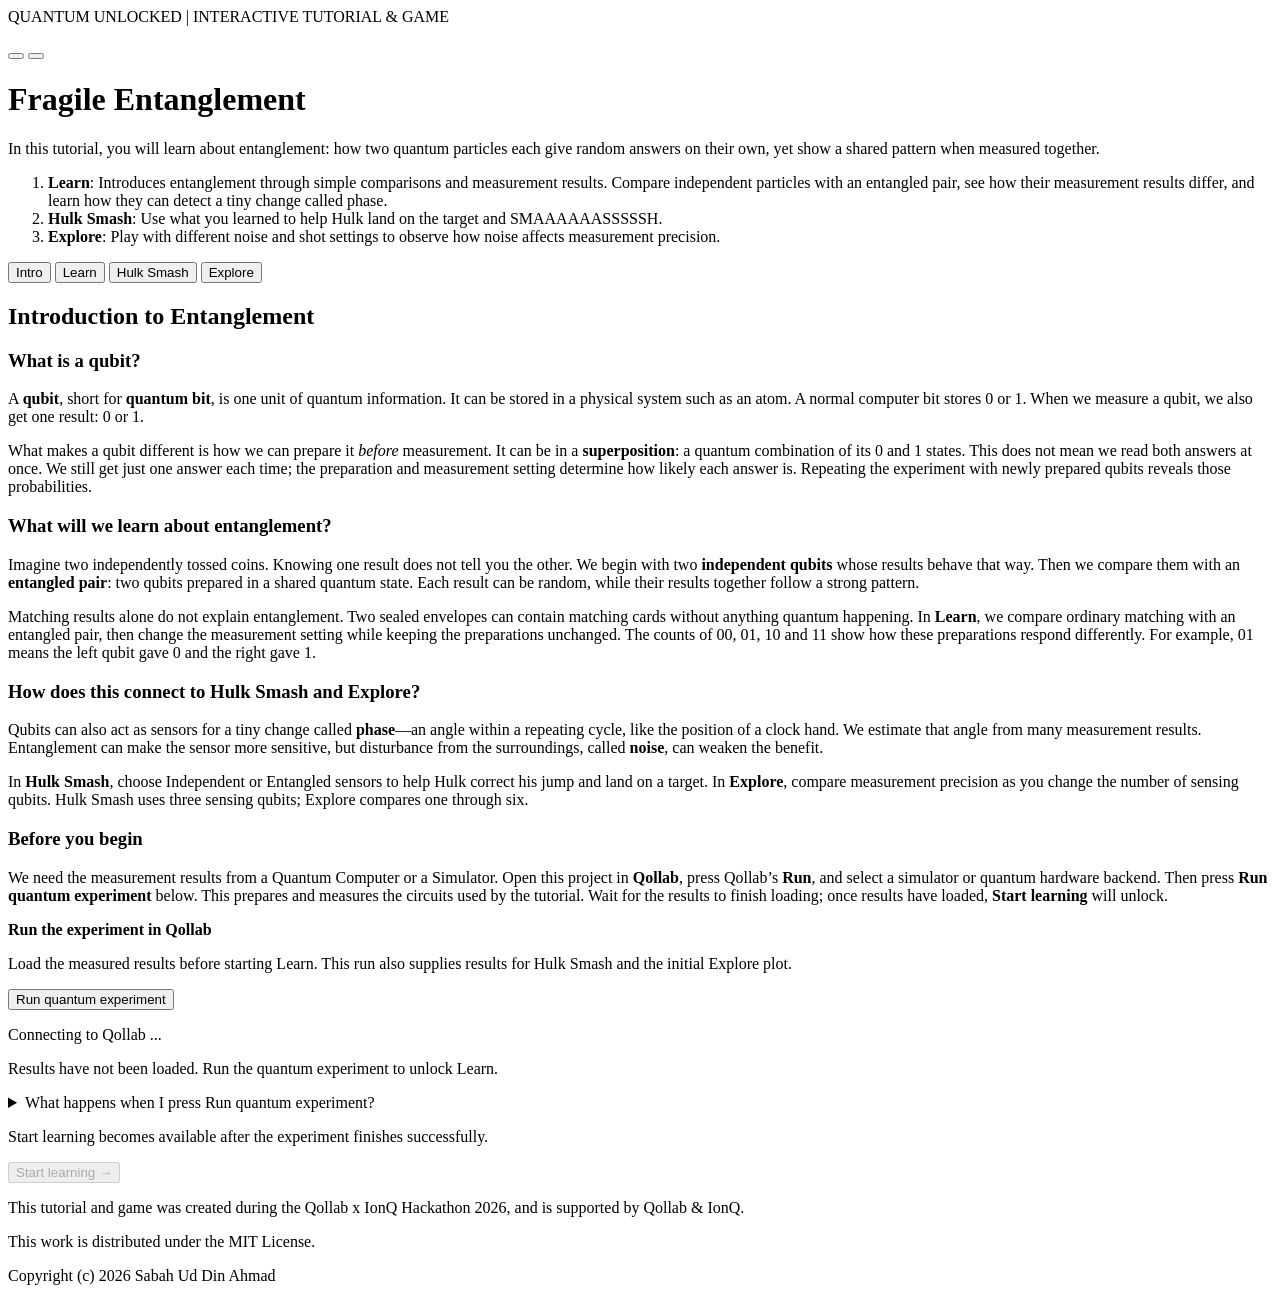
<file: index.html>
<!-- Qollab inserts this inside the page body: no <html>/<head>/<body>, and <script> tags do not run. -->
<div class="app">
  <header class="masthead">
    <div class="masthead-top">
      <p class="eyebrow">QUANTUM UNLOCKED | INTERACTIVE TUTORIAL &amp; GAME</p>
      <div class="theme-toggle" role="group" aria-label="Appearance">
        <button type="button" id="theme-light" aria-label="Light theme" aria-pressed="true" title="Light theme">
          <svg viewBox="0 0 24 24" aria-hidden="true"><circle cx="12" cy="12" r="4"/><path d="M12 2v2m0 16v2M2 12h2m16 0h2M4.93 4.93l1.42 1.42m11.3 11.3 1.42 1.42M4.93 19.07l1.42-1.42m11.3-11.3 1.42-1.42"/></svg>
        </button>
        <button type="button" id="theme-dark" aria-label="Dark theme" aria-pressed="false" title="Dark theme">
          <svg viewBox="0 0 24 24" aria-hidden="true"><path d="M20.9 13.1A9 9 0 0 1 10.9 3.1 9 9 0 1 0 20.9 13.1Z"/></svg>
        </button>
      </div>
    </div>
    <h1>Fragile Entanglement</h1>
    <p class="lede">In this tutorial, you will learn about entanglement: how two quantum particles each give random answers on their own, yet show a shared pattern when measured together.</p>
    <ol class="lede-steps">
      <li><b>Learn</b>: Introduces entanglement through simple comparisons and measurement results. Compare independent particles with an entangled pair, see how their measurement results differ, and learn how they can detect a tiny change called phase.</li>
      <li><b>Hulk Smash</b>: Use what you learned to help Hulk land on the target and SMAAAAAASSSSSH.</li>
      <li><b>Explore</b>: Play with different noise and shot settings to observe how noise affects measurement precision.</li>
    </ol>
</header>

  <div class="tabs" role="tablist" aria-label="Sections">
    <button role="tab" id="tab-intro" data-tab="intro" aria-controls="panel-intro" aria-selected="true">Intro</button>
    <button role="tab" id="tab-learn" data-tab="learn" aria-controls="panel-learn" aria-selected="false" tabindex="-1">Learn</button>
    <button role="tab" id="tab-game" data-tab="game" aria-controls="panel-game" aria-selected="false" tabindex="-1">Hulk Smash</button>
    <button role="tab" id="tab-explore" data-tab="explore" aria-controls="panel-explore" aria-selected="false" tabindex="-1">Explore</button>
  </div>

  <!-- ===================== INTRODUCTION ===================== -->
  <section id="panel-intro" role="tabpanel" aria-labelledby="tab-intro" class="panel learn">
    <div class="learn-welcome">
      <h2>Introduction to Entanglement</h2>
      <h3>What is a qubit?</h3>
      <p>A <strong>qubit</strong>, short for <strong>quantum bit</strong>, is one unit of quantum information. It can be stored in a physical system such as an atom. A normal computer bit stores 0 or 1. When we measure a qubit, we also get one result: 0 or 1.</p>
      <p>What makes a qubit different is how we can prepare it <em>before</em> measurement. It can be in a <strong>superposition</strong>: a quantum combination of its 0 and 1 states. This does not mean we read both answers at once. We still get just one answer each time; the preparation and measurement setting determine how likely each answer is. Repeating the experiment with newly prepared qubits reveals those probabilities.</p>
      <h3>What will we learn about entanglement?</h3>
      <p>Imagine two independently tossed coins. Knowing one result does not tell you the other. We begin with two <strong>independent qubits</strong> whose results behave that way. Then we compare them with an <strong>entangled pair</strong>: two qubits prepared in a shared quantum state. Each result can be random, while their results together follow a strong pattern.</p>
      <p>Matching results alone do not explain entanglement. Two sealed envelopes can contain matching cards without anything quantum happening. In <b>Learn</b>, we compare ordinary matching with an entangled pair, then change the measurement setting while keeping the preparations unchanged. The counts of 00, 01, 10 and 11 show how these preparations respond differently. For example, 01 means the left qubit gave 0 and the right gave 1.</p>
      <h3>How does this connect to Hulk Smash and Explore?</h3>
      <p>Qubits can also act as sensors for a tiny change called <strong>phase</strong>—an angle within a repeating cycle, like the position of a clock hand. We estimate that angle from many measurement results. Entanglement can make the sensor more sensitive, but disturbance from the surroundings, called <strong>noise</strong>, can weaken the benefit.</p>
      <p>In <strong>Hulk Smash</strong>, choose Independent or Entangled sensors to help Hulk correct his jump and land on a target. In <strong>Explore</strong>, compare measurement precision as you change the number of sensing qubits. Hulk Smash uses three sensing qubits; Explore compares one through six.</p>
      <h3>Before you begin</h3>
      <p>We need the measurement results from a Quantum Computer or a Simulator. Open this project in <strong>Qollab</strong>, press Qollab’s <strong>Run</strong>, and select a simulator or quantum hardware backend. Then press <strong>Run quantum experiment</strong> below. This prepares and measures the circuits used by the tutorial. Wait for the results to finish loading; once results have loaded, <strong>Start learning</strong> will unlock.</p>
    </div>
    <section class="session-bar" aria-label="Quantum experiment">
      <div><strong>Run the experiment in Qollab</strong><p class="hint">Load the measured results before starting Learn. This run also supplies results for Hulk Smash and the initial Explore plot.</p></div>
      <button type="button" class="primary" id="run-session">Run quantum experiment</button>
      <p id="session-backend" class="hint">Connecting to Qollab ...</p>
      <p id="session-status" role="status">Results have not been loaded. Run the quantum experiment to unlock Learn.</p>
    </section>
    <details class="quantum-source" id="run-explanation"><summary>What happens when I press Run quantum experiment?</summary>
        <ol>
          <li><strong>Qollab sends one batch to your selected backend.</strong> A simulator calculates the circuit outcomes on a classical computer. A hardware backend runs operations and measurements on physical qubits. The selected backend name appears below.</li>
          <li><strong>Each circuit runs 400 times.</strong> Each repetition, called a shot, starts with freshly prepared qubits. We collect the resulting 0s and 1s into counts. There are 78 circuits in the batch.</li>
          <li><strong>The results power all three views.</strong> Learn reveals the measured pair results. Hulk Smash uses phase estimates from its own measured circuits. Explore receives an initial comparison plot. Revealing a recorded result does not send another job.</li>
          <li><strong>Learn unlocks after success.</strong> If the first run fails, the lessons remain locked until results load successfully. Returning to Intro later keeps your current lesson and results.</li>
        </ol>
        </p>
        <p>On IonQ, this batch uses the one-job allowance for the current Qollab run. You can keep using the loaded results. To request a new batch, stop and restart the project in Qollab. Replaying a game uses its recorded results.</p>
      </details>
    <p class="hint" id="learn-unlock-status" role="status">Start learning becomes available after the experiment finishes successfully.</p>
    <button type="button" class="primary" data-learn="start" disabled aria-describedby="learn-unlock-status">Start learning <span aria-hidden="true">→</span></button>
  </section>

  <!-- ===================== LEARN ===================== -->
  <section id="panel-learn" role="tabpanel" aria-labelledby="tab-learn" class="panel learn" hidden>
    <div data-learn="locked">
      <h2>Run the experiment before starting Learn</h2>
      <p>The lessons use recorded measurement results. Open Intro, read what the experiment does, and run it to load those results first.</p>
      <button type="button" class="primary" data-learn="open-intro">Go to Intro</button>
    </div>
    <div data-learn="lesson" hidden>
    <p class="tour-count" data-learn="count"></p>
    <h2 data-learn="title" tabindex="-1"></h2>
    <div class="lesson-copy" data-learn="body"></div>
    <div class="entanglement-lab" data-learn="coins">
      <div class="lab-heading"><div><p class="eyebrow">Try it yourself</p><h3>Two particles. What will they reveal?</h3></div><button type="button" data-pair="reset">Restart experiments</button></div>
      <div class="pair-step-intro">
        <p class="eyebrow" data-pair="step-count">Experiment 1 of 4</p>
        <h4 data-pair="step-title" tabindex="-1">Start with independent particles</h4>
        <div data-pair="step-body"></div>
        <p class="pair-change" data-pair="change"></p>
      </div>
      <div class="pair-direction" aria-label="Current measurement direction"><span class="detector" aria-hidden="true">↑</span><strong data-pair="direction-label">First direction</strong></div>
      <p class="hint" data-pair="direction-note">Each measurement uses a fresh pair. We keep the detectors in the same direction for the first three experiments.</p>
      <div class="pair-comparisons">
        <article class="pair-card" data-pair-kind="independent">
          <p class="eyebrow">Independent particles</p><h4>Two individual stories</h4>
          <div class="particle-pair"><div><span>Left</span><span class="particle" data-pair="a">?</span><span class="detector" aria-hidden="true">↑</span></div><span class="pair-link" aria-hidden="true"></span><div><span>Right</span><span class="particle" data-pair="b">?</span><span class="detector" aria-hidden="true">↑</span></div></div>
          <p data-pair="explanation">Here each result is independently random. Learning the left result does not help you predict the right.</p>
          <details class="measurement-counts"><summary>All measurement counts in this direction</summary><div data-pair="histogram"></div></details>
          <p class="pair-baseline" data-pair="baseline" hidden></p>
          <p class="pair-count" data-pair="count">No pairs measured yet</p><div class="pair-history" data-pair="history" aria-label="Recent independent-particle results"></div>
        </article>
        <article class="pair-card entangled-pair" data-pair-kind="entangled" hidden>
          <p class="eyebrow">Entangled particles</p><h4>One shared quantum story</h4>
          <div class="particle-pair"><div><span>Left</span><span class="particle" data-pair="a">?</span><span class="detector" aria-hidden="true">↑</span></div><span class="pair-link" aria-hidden="true"></span><div><span>Right</span><span class="particle" data-pair="b">?</span><span class="detector" aria-hidden="true">↑</span></div></div>
          <p data-pair="explanation">For this ideal entangled pair, both measurement directions used here give matching results. Each individual result is still random.</p>
          <details class="measurement-counts"><summary>All measurement counts in this direction</summary><div data-pair="histogram"></div></details>
          <p class="pair-baseline" data-pair="baseline" hidden></p>
          <p class="pair-count" data-pair="count">No pairs measured yet</p><div class="pair-history" data-pair="history" aria-label="Recent entangled-particle results"></div>
        </article>
        <article class="pair-card ordinary-pair" data-pair-kind="matching" hidden>
          <p class="eyebrow">Prepared to match</p><h4>Agreement arranged in advance</h4>
          <div class="particle-pair"><div><span>Left</span><span class="particle" data-pair="a">?</span><span class="detector" aria-hidden="true">↑</span></div><span class="pair-link" aria-hidden="true"></span><div><span>Right</span><span class="particle" data-pair="b">?</span><span class="detector" aria-hidden="true">↑</span></div></div>
          <p data-pair="explanation">Imagine matching cards sealed in envelopes. Agreement can be arranged without entanglement. This comparison prepares either 00 or 11 at random.</p>
          <details class="measurement-counts"><summary>All measurement counts in this direction</summary><div data-pair="histogram"></div></details>
          <p class="pair-baseline" data-pair="baseline" hidden></p>
          <p class="pair-count" data-pair="count">No pairs measured yet</p><div class="pair-history" data-pair="history" aria-label="Recent ordinary matching-pair results"></div>
        </article>
      </div>
      <div class="row pair-actions">
        <button type="button" class="primary" data-pair="measure" disabled>1. Reveal a left result</button>
        <button type="button" data-pair="reveal" disabled>2. Reveal the right particle</button>
        <button type="button" data-pair="batch" disabled>Reveal 20 recorded pairs</button>
      </div>
      <p class="pair-feedback" data-pair="feedback" role="status">Start by measuring the left particles. A question mark means the result has not been revealed.</p>
      <div class="row pair-step-nav"><button type="button" data-pair="previous-step" disabled>Previous experiment</button><button type="button" class="primary" data-pair="next-step" disabled>Next: prepare an entangled pair</button></div>
      <div class="pair-takeaway" data-pair="takeaway" hidden><h4>What changed—and what stayed the same?</h4><p>We kept the pair preparations the same and changed the measurement direction for fresh pairs. The ideal prediction: the arranged matching pair loses its agreement in the second direction, while the entangled pair keeps it. Compare that prediction with your backend’s counts. That is why matching once is not the whole quantum story.</p><p>Each entangled result was still random. Entanglement gives the pair a shared quantum pattern; it does not let you choose a result or send an instant message.</p></div>
      <p class="hint">The ideal predictions may differ from a noisy backend’s counts. An entangled particle does not send a message to its partner, and you cannot choose its random result. Matching results in one direction alone do not establish entanglement.</p>
      <details data-pair="technical" hidden><summary>A closer look at the ordinary matching comparison</summary><p>The envelopes are an analogy for an answer fixed in advance. In the quantum comparison, we prepare both particles as 0 or both as 1 in the first direction, with a random choice each time. We do not prepare a coherent combination of the two possibilities. Turning the detectors changes the measurement question; it does not turn those prepared particles into an entangled pair.</p><p>The ordinary comparison is a random mixture of 00 and 11 in the first direction. In the second direction, its outcomes become independent. The entangled pair used here keeps its agreement in both directions. This illustrates the difference between these prepared states; ruling out all ordinary hidden explanations needs a fuller experiment.</p><p>The independent particles here are independently and randomly prepared, so their results are unpredictable in both directions. The measurement sensors introduced in later lessons use a different preparation.</p></details>
    </div>
    <div class="row">
      <button type="button" data-learn="prev">Back</button>
      <button type="button" class="primary" data-learn="next">Next</button>
      <button type="button" data-learn="explore">Try Explore</button>
    </div>
    </div>
  </section>

  <!-- ===================== HULK SMASH ===================== -->
  <section id="panel-game" role="tabpanel" aria-labelledby="tab-game" class="panel" hidden>
    <p class="eyebrow">GAME</p>
    <h2>Hulk Smash</h2>
      <p>Hulk wants to jump onto the target and smash it, but he doesn't know exactly where it is. The target sits a hidden distance to the left or right of where he would normally land, so he may miss. Your job is to choose the quantum sensor that helps him locate the target and adjust his jump: <strong>Independent (unentangled)</strong> or <strong>Entangled</strong>. Then press <strong>SMASH</strong>. Hulk measures the target's position with your chosen sensor and corrects his jump by that reading.</p>
      <div class="game-instructions">
      <h3>What controls the landing?</h3>
      <ul>
        <li><strong>You choose the sensor.</strong> Independent uses three separate qubits that each sense the target's offset, and their readings are averaged. Entangled links three qubits into one shared state that amplifies the offset signal (the phase) three times, which makes it more precise but much more easily disrupted by noise.</li>
        <li><strong>The round sets the noise.</strong> The displayed noise level tells you how much the sensor's signal is weakened. It does not move Hulk or the target, and it is not the chance of missing. Noise changes between rounds; you cannot adjust it.</li>
        <li><strong>The target's offset is hidden.</strong> Its size and direction are encoded as a phase on the qubits. The sensor estimates it from quantum measurements.</li>
        <li><strong>The reading decides the landing.</strong> Hulk shifts his jump by exactly the sensor's reading. A reading close to the true offset puts him on target; an inaccurate reading makes him miss. After the smash, you see the reading, the true offset, and their difference.</li>
      </ul>
      <p>Both options use three sensing qubits and the same number of measurement runs. A more precise sensor is more likely to land Hulk close to the target, but no single jump is guaranteed.</p>
      </div>
    <p class="hint">SCORING: A hit earns 1 point and lowers anger by 1 (never below 0). A miss raises anger by 3. Anger at 10 ends the game. Keep Hulk calm through 12 rounds.</p>
    <div class="game-scoreboard"><strong data-game="round" tabindex="-1">Round 1 of 12</strong><span data-game="score">0 points</span><strong data-game="anger">Anger 0 / 10</strong></div>
    <progress class="anger-meter" data-game="meter" max="10" value="0" aria-label="Hulk anger"></progress>
    <svg class="hulk-stage" data-game="stage" viewBox="0 0 800 300" role="img" aria-label="Hulk Smash waits on the left. A smash target stands on the right. The landing is hidden until you commit.">
      <g class="smash-debris" aria-hidden="true"><path d="M530 202l-12-14m62 14 12-14m-52-3-4-16m34 16 4-16"/></g>
      <path class="hulk-ground" d="M0 230H800V300H0Z"/>
      <g class="hulk-target"><path d="M535 230V215H585V230Z"/><circle cx="560" cy="220" r="17"/><circle cx="560" cy="220" r="8"/></g>
      <text x="560" y="190" text-anchor="middle" class="jump-label">SMASH HERE</text>
      <g data-game="hulk" transform="translate(110 230)">
        <path class="hulk-skin" d="M-24-67Q-55-75-57-45L-48-27-32-31-34-50-25-42H25L34-50 32-31 48-27 57-45Q55-75 24-67L18-75H-18Z"/>
        <path class="hulk-pants" d="M-25-43H25L28-15H5L0-28-5-15H-28Z"/>
        <path class="hulk-skin" d="M-26-16H-8V-3H-31V-9ZM8-16H26L31-9V-3H8Z"/>
        <rect class="hulk-skin" x="-20" y="-107" width="40" height="37" rx="10"/>
        <path class="hulk-hair" d="M-20-91V-106L-12-113 0-109 11-113 20-105V-91L11-99 2-96-8-101Z"/>
        <path class="hulk-face" d="M-12-88H-5M5-88H12"/>
        <path class="hulk-face" data-game="mouth" d="M-8-77Q0-72 8-77"/>
      </g>
      <text data-game="smash" class="smash-word" x="560" y="110" text-anchor="middle" hidden>SMASH!</text>
    </svg>
    <p class="wind-report" data-game="noise">Sensor noise will appear after the experiment runs.</p>
    <p class="hint">Noise here means how much of each qubit’s useful phase signal is lost. Every option uses the same number of sensing qubits and shots.</p>
    <fieldset class="hulk-choices" data-game="choices" disabled><legend>Choose what Hulk should use. Each choice uses 3 sensing qubits.</legend>
      <label><input type="radio" name="game-scheme" value="product" checked><strong>Independent (unentangled)</strong><span>Three independent sensors.</span></label>
      <label><input type="radio" name="game-scheme" value="ghz"><strong>Entangled</strong><span>Amplifies the phase, but noise weakens it.</span></label>
    </fieldset>
    <button type="button" class="primary" data-game="commit" disabled>SMASH</button>
    <p class="pair-feedback" data-game="status" role="status">Run the experiment to begin. No reading or landing path is shown before your decision.</p>
    <div data-game="result" hidden><h3 data-game="summary"></h3><p data-game="reading"></p><p data-game="lesson"></p><details><summary>Inspect the recorded measurement counts</summary><pre data-game="counts"></pre></details><div class="row"><button type="button" class="primary" data-game="next">Next round</button><button type="button" data-game="explore">Compare sensors in Explore</button></div></div>
    <details class="quantum-source">
      <summary>How does the game connect to the experiment?</summary>
      <p><strong>The target’s offset represents the phase we want to measure.</strong> In Learn, phase is a small angle that changes quantum measurement probabilities. In Hulk Smash, the sensor estimates the target’s offset so Hulk can adjust his jump and land on it.</p>
      <p><strong>Your choice selects the quantum sensor.</strong> Independent uses three unentangled sensing qubits and averages their readings. Entangled uses three qubits in a shared state that magnifies the phase signal. Both options use the same number of sensing qubits and shots. Entanglement can help when noise is low, but its shared signal is more fragile as noise increases.</p>
      <p><strong>Measurement results determine Hulk’s correction.</strong> Running the quantum experiment in Intro collects 0/1 counts from circuits measured in two settings. We combine these counts into a phase estimate for each sensor and round. When you press SMASH, Hulk automatically uses the estimate from your selected sensor. The reading stays hidden until you commit.</p>
      <p><strong>A close estimate lands on target.</strong> Hulk hits when the estimate differs from the true phase by at most 0.05 radians. A larger difference makes him miss. The result shows both values so you can see why he landed where he did.</p>
      <p><strong>Uncertainty explains reliability over many attempts.</strong> Smaller phase uncertainty means readings tend to cluster more tightly around the true angle. It does not guarantee a hit: a noisy sensor can get lucky once. Compare several rounds to understand the effect of noise and your sensor choice.</p>
      <p>The jump is a game illustration; the sensor readings come from the experiment’s recorded results. Each round has its own measurements. Replay uses the same results; run the experiment again for new measurements.</p>
    </details>
  </section>

  <!-- ===================== EXPLORE ===================== -->
  <section id="panel-explore" role="tabpanel" aria-labelledby="tab-explore" class="panel" hidden>
    <p class="hint">On Qollab, the run button executes Qiskit circuits on your selected simulator or hardware backend. The chart initially shows stored results. For IonQ simulators, run the quantum experiment in Intro first to populate all views.</p>
    <div class="controls" aria-label="Experiment controls" role="group">
      <div class="control">
        <label for="shots">Shots per circuit</label>
        <select id="shots">
          <option value="100">100</option>
          <option value="400">400</option>
          <option value="1600" selected>1600</option>
        </select>
        <label class="check theory-toggle"><input id="show-theory" type="checkbox" role="switch" checked> Show theory curves</label>
      </div>
      <div class="control">
        <label for="noise">Environment noise</label>
        <div class="noise-range">
          <span aria-hidden="true">0%</span>
          <input id="noise" type="range" min="0" max="8" step="1" value="0" aria-describedby="noise-out">
          <span aria-hidden="true">40%</span>
        </div>
        <output id="noise-out" for="noise">Coherence per qubit: 100%</output>
      </div>
      <div class="control run-control">
        <button type="button" id="run-live" class="primary">Run on selected backend</button>
        <p class="backend" id="backend-status" role="status">Connecting to the selected backend…</p>
        <p id="run-status" class="hint" role="status"></p>
      </div>
    </div>

    <figure class="chart-wrap" id="chart">
      <figcaption>
        <h2 id="chart-title">Independent vs entangled: phase uncertainty vs number of qubits</h2>
        <p id="chart-desc" class="hint">Independent qubits (blue circles) and an entangled GHZ state (orange triangles) estimate the same hidden phase. Dotted lines show each probe’s theoretical uncertainty.</p>
        <p id="data-source" class="hint"></p>
      </figcaption>
      <ul class="legend" aria-label="Legend">
        <li><span class="swatch s-product" aria-hidden="true">●</span> Independent qubits</li>
        <li><span class="swatch s-ghz" aria-hidden="true">▲</span> Entangled (GHZ)</li>
        <li><span class="theory-key s-product" aria-hidden="true"></span> Independent theory</li>
        <li><span class="theory-key s-ghz" aria-hidden="true"></span> Entangled (GHZ) theory</li>
      </ul>
      <div class="tooltip" hidden></div>
    </figure>

    <p id="insight" class="insight" aria-live="polite"></p>



    <label class="check theory-toggle table-toggle" for="show-data-table">
      <input id="show-data-table" type="checkbox" role="switch" aria-controls="data-table-panel">
      <span>Show data table</span>
      <span id="data-table-toggle-state" class="toggle-state" aria-hidden="true">Off</span>
    </label>
    <div id="data-table-panel" class="table-view" role="region" aria-labelledby="data-table-caption" tabindex="0" hidden>
      <table>
        <caption id="data-table-caption">Measured and predicted phase uncertainty</caption>
        <thead><tr><th scope="col">Probe</th><th scope="col">N</th><th scope="col">Δφ measured</th><th scope="col">Δφ theory</th><th scope="col">Estimate φ̂</th><th scope="col">Signal lost</th></tr></thead>
        <tbody id="data-table"></tbody>
      </table>
    </div>

    <section class="circuit-view" aria-labelledby="circuit-title">
      <h2 id="circuit-title">Look inside a circuit</h2>
      <div class="row" role="group" aria-label="Circuit to show">
        <fieldset class="inline">
          <legend>Probe</legend>
          <label><input type="radio" name="circ-scheme" value="product"> Independent</label>
          <label><input type="radio" name="circ-scheme" value="ghz" checked> Entangled (GHZ)</label>
        </fieldset>
        <label for="circ-n">Qubits</label>
        <select id="circ-n"><option>1</option><option>2</option><option selected>3</option><option>4</option><option>5</option><option>6</option></select>
      </div>
      <p id="circuit-meta" class="hint"></p>
      <pre id="circuit-text" tabindex="0" aria-label="Circuit diagram as text"></pre>
      <ol id="circuit-steps" class="steps"></ol>
    </section>
  </section>

  <footer class="footer">
    <p>This tutorial and game was created during the Qollab x IonQ Hackathon 2026, and is supported by Qollab &amp; IonQ.</p>
    <p class="hint">This work is distributed under the MIT License.</p>
    <p class="hint">Copyright (c) 2026 Sabah Ud Din Ahmad</p>
  </footer>

  <div id="live-region" class="visually-hidden" aria-live="polite"></div>
</div>
</file>
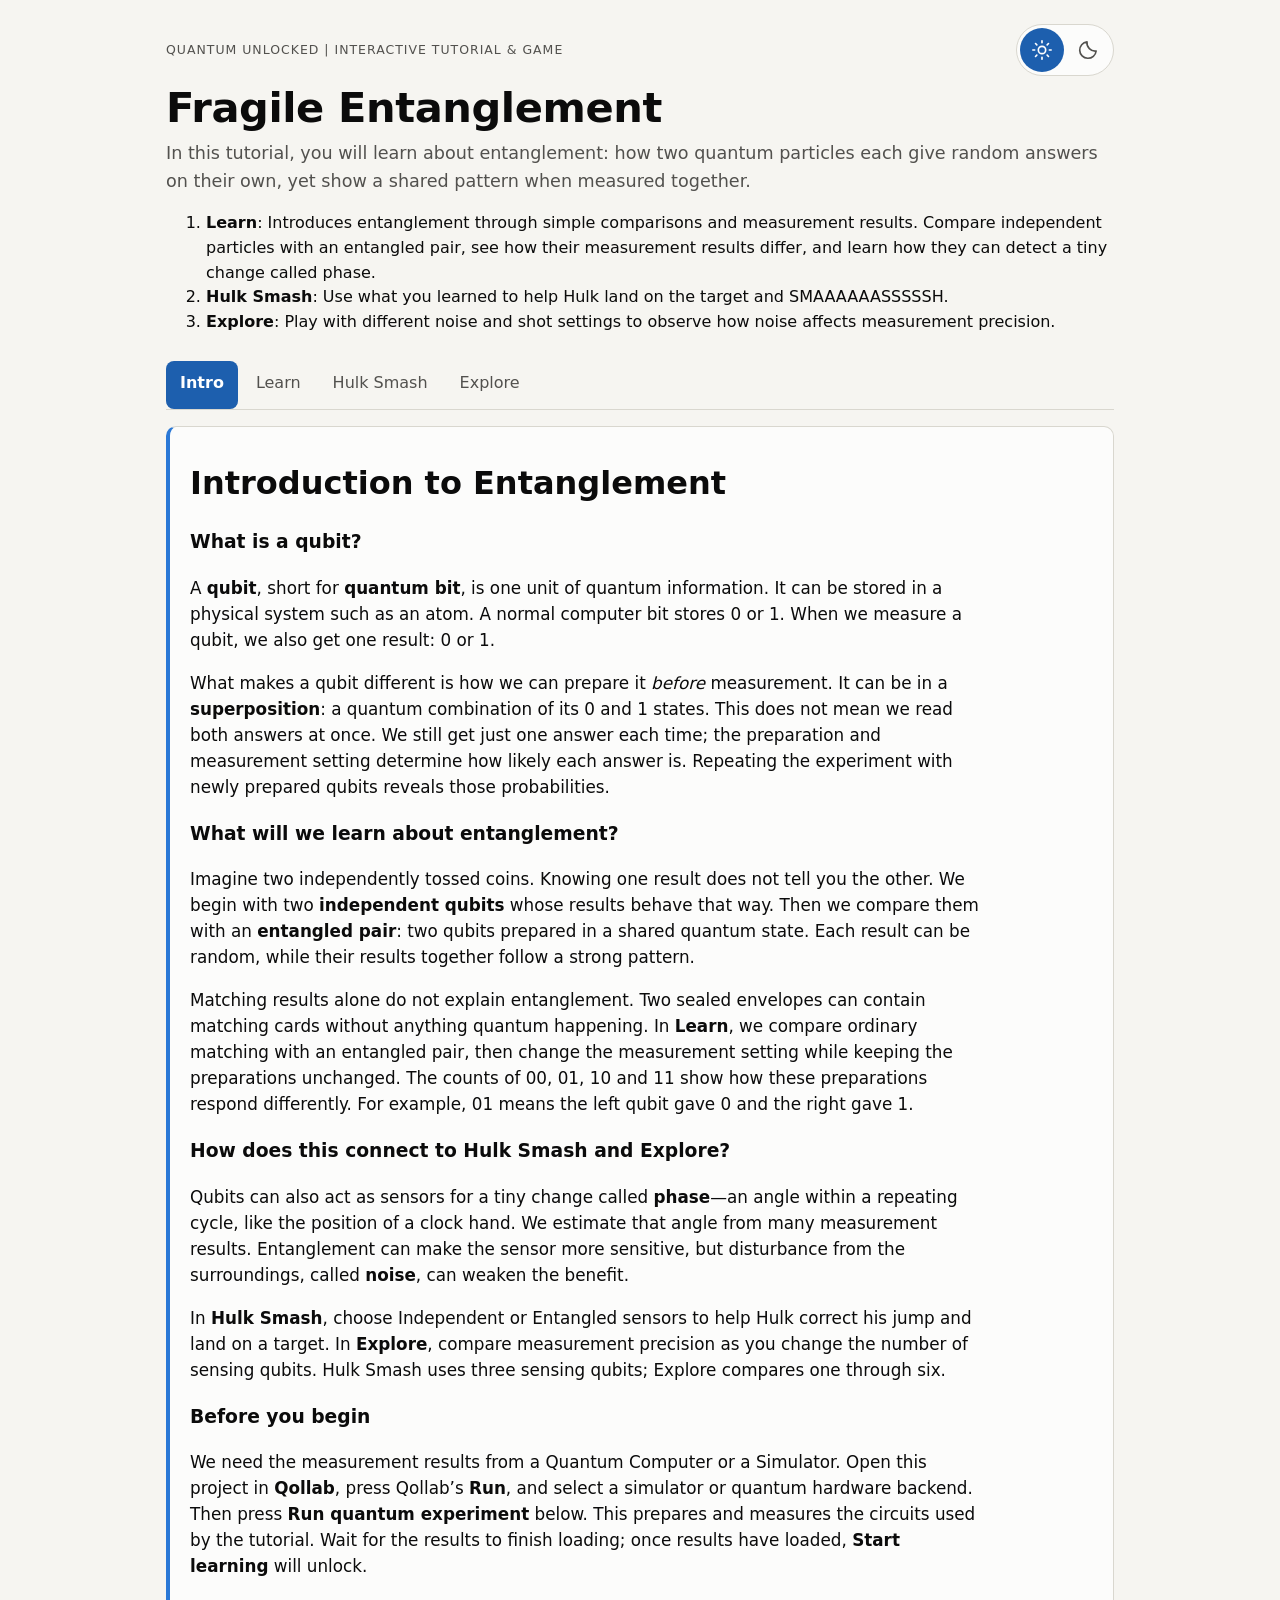
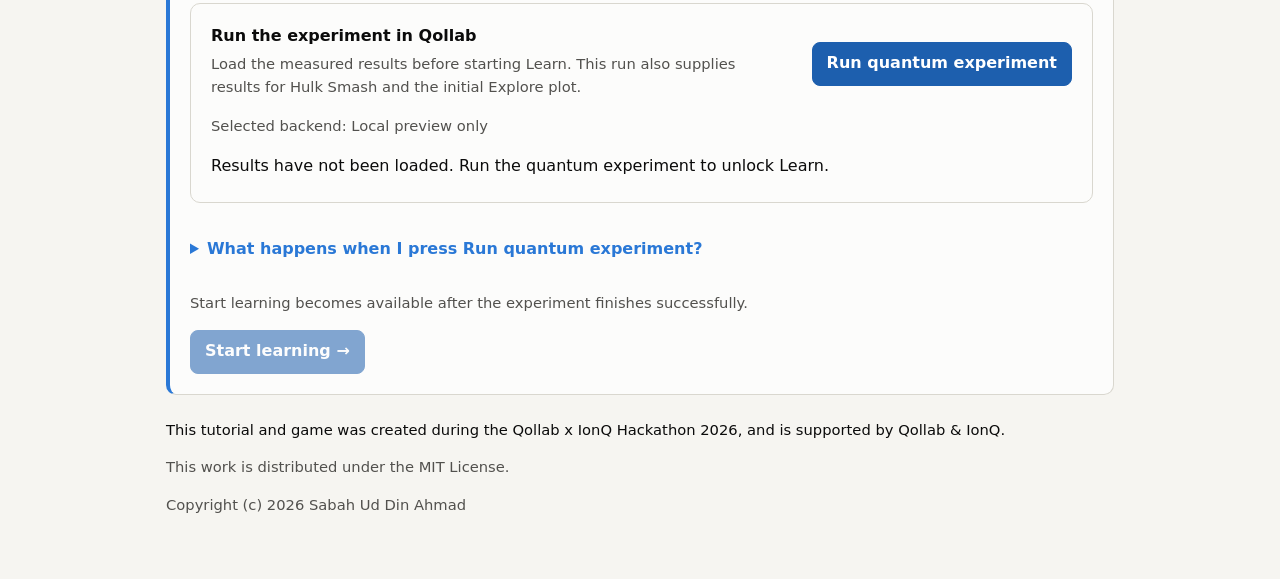
<file: dev/preview.html>
<!doctype html>
<!--
  LOCAL PREVIEW ONLY. Mimics how Qollab hosts a JS project:
  * injects ../index.html into <body>, loads ../main.css
  * defines a global `backend`
  * maps the Python module `quantum.experiment` to a JS mock via an import map

  Run from the repo root:   python3 -m http.server 8000
  Then open:                http://localhost:8000/dev/preview.html
  Simulate IonQ's one-job rule: http://localhost:8000/dev/preview.html?ionq&backend=ionq_simulator
-->
<html lang="en">
<head>
  <meta charset="utf-8">
  <meta name="viewport" content="width=device-width, initial-scale=1">
  <title>Fragile Entanglement — local preview</title>
  <link rel="stylesheet" href="../main.css">
  <script type="importmap">
    { "imports": { "quantum.experiment": "./mock_experiment.js" } }
  </script>
  <style>
    body { margin: 0; }
  </style>
</head>
<body>
  <script type="module">
    globalThis.backend = { name: 'Local preview only' };
    const html = await (await fetch('../index.html', { cache: 'no-store' })).text();
    document.body.insertAdjacentHTML('beforeend', html);
    // A fresh entry URL prevents the browser from reusing old preview code.
    const entry = new URL('../main.js', import.meta.url);
    entry.searchParams.set('preview', Date.now());
    await import(entry.href);
  </script>
</body>
</html>
</file>
<file: main.css>
/* Fragile Entanglement — styles.
   Series colours: validated categorical slots 1–3 (blue / orange / aqua) from the dataviz reference
   palette; identity is also carried by marker shape and labels, never colour alone. */

.app {
  box-sizing: border-box;
  width: 100%;
  color-scheme: light;
  --surface-0: #f6f5f1;
  --surface-1: #fcfcfb;
  --border: #d9d7cf;
  --text-primary: #0b0b0b;
  --text-secondary: #52514e;
  --accent: #2a78d6;
  --button-bg: #1d5fae;
  --button-ink: #ffffff;
  --focus: #6250d6;
  --series-product: #2a78d6;
  --series-ghz: #eb6834;
  --grid: #e6e4dc;
  --annot: #52514e;
  --radius: 10px;

  font: 16px/1.55 system-ui, -apple-system, "Segoe UI", Roboto, sans-serif;
  color: var(--text-primary);
  background: var(--surface-0);
  padding: 24px 16px 48px;
  max-width: 980px;
  margin: 0 auto;
}
.app[data-theme="dark"] {
  color-scheme: dark;
  --surface-0: #121211;
  --surface-1: #1a1a19;
  --border: #3a3a37;
  --text-primary: #f0efec;
  --text-secondary: #c3c2b7;
  --accent: #3987e5;
  --button-bg: #6aa6f2;
  --button-ink: #0b0b0b;
  --focus: #9085e9;
  --series-product: #3987e5;
  --series-ghz: #d95926;
  --grid: #2c2c2a;
  --annot: #c3c2b7;
}

html { background: #f6f5f1; color-scheme: light; }
html[data-theme="dark"] { background: #121211; color-scheme: dark; }
body { margin: 0; }

.app * { box-sizing: border-box; }
.app [hidden] { display: none !important; }
.masthead-top { display: flex; align-items: center; justify-content: space-between; gap: 16px; margin-bottom: 8px; }
.theme-toggle { display: flex; flex-shrink: 0; gap: 2px; padding: 3px; border: 1px solid var(--border); border-radius: 999px; background: var(--surface-1); }
.theme-toggle button { display: grid; place-items: center; width: 44px; height: 44px; padding: 10px; border: 0; border-radius: 50%; background: transparent; color: var(--text-secondary); }
.theme-toggle button[aria-pressed="true"] { background: var(--button-bg); color: var(--button-ink); }
.theme-toggle svg { width: 22px; height: 22px; fill: none; stroke: currentColor; stroke-width: 1.8; stroke-linecap: round; stroke-linejoin: round; }
.app h1 { font-size: clamp(1.8rem, 4vw, 2.6rem); line-height: 1.15; margin: 0.2em 0; letter-spacing: -0.01em; }
.app h2 { font-size: 1.2rem; margin: 0 0 0.4em; }
.eyebrow { text-transform: uppercase; letter-spacing: 0.08em; font-size: 0.78rem; color: var(--text-secondary); margin: 0; }
.lede { font-size: 1.1rem; color: var(--text-secondary); margin: 0 0 0.6em; }
.hint, .backend { color: var(--text-secondary); font-size: 0.92rem; }

/* Focus: always visible, never colour-only */
.app :focus-visible { outline: 3px solid var(--focus); outline-offset: 2px; border-radius: 4px; }

/* Tabs */
.tabs { display: flex; gap: 4px; flex-wrap: wrap; border-bottom: 1px solid var(--border); margin: 20px 0 16px; }
.tabs [role="tab"] {
  font: inherit; background: none; border: 0; padding: 10px 14px; cursor: pointer;
  color: var(--text-secondary); border-bottom: 3px solid transparent; min-height: 44px;
}
.tabs [role="tab"][aria-selected="true"] { background: #1d5fae; color: #fff; border-bottom-color: #1d5fae; font-weight: 600; }
.tabs [role="tab"]:hover { background: var(--surface-1); color: var(--text-primary); }
.tabs [role="tab"][aria-selected="true"]:hover { background: #174e91; color: #fff; }

.panel { background: var(--surface-1); border: 1px solid var(--border); border-radius: var(--radius); padding: 20px; margin-bottom: 16px; }
.learn { border-left: 4px solid var(--accent); }
.tour-count { margin: 0; font-size: 0.85rem; color: var(--text-secondary); }
.lesson-copy { max-width: 72ch; font-size: 1.05rem; }
/* Controls */
.controls { display: grid; grid-template-columns: minmax(170px, 0.85fr) minmax(220px, 1.2fr) minmax(230px, 1fr); gap: 24px; align-items: start; margin-bottom: 24px; }
.control { display: flex; flex-direction: column; gap: 6px; min-width: 0; }
.control label { font-weight: 600; }
.control .check { font-weight: 400; display: flex; gap: 8px; align-items: center; }
.theory-toggle { min-height: 44px; cursor: pointer; font-size: 0.92rem; }
.theory-toggle input { appearance: none; flex: 0 0 36px; width: 36px; height: 22px; margin: 0; border: 1px solid var(--text-secondary); border-radius: 999px; background: var(--surface-0); cursor: pointer; }
.theory-toggle input::before { content: ''; display: block; width: 14px; height: 14px; margin: 3px; border-radius: 50%; background: var(--text-secondary); }
.theory-toggle input:checked { background: var(--button-bg); border-color: var(--button-bg); }
.theory-toggle input:checked::before { transform: translateX(14px); background: var(--button-ink); }
.noise-range { display: flex; align-items: center; gap: 10px; min-height: 44px; }
.noise-range span { font-size: 0.85rem; color: var(--text-secondary); font-variant-numeric: tabular-nums; }
.noise-range input { min-width: 0; margin: 0; }
.control output { color: var(--text-secondary); font-size: 0.85rem; }
.run-control { padding-top: 24px; }
.run-control .backend, .run-control .hint { margin: 0; font-size: 0.85rem; overflow-wrap: anywhere; }
.run-control .hint:empty { display: none; }
.row { display: flex; flex-wrap: wrap; gap: 12px; align-items: center; }
fieldset.inline { border: 0; padding: 0; margin: 0; display: flex; gap: 12px; align-items: center; }
fieldset.inline legend { font-weight: 600; float: left; margin-right: 8px; }
input[type="range"] { width: 100%; accent-color: var(--accent); min-height: 32px; }
select, button { font: inherit; min-height: 44px; padding: 8px 14px; border-radius: 8px; border: 1px solid var(--border); background: var(--surface-1); color: var(--text-primary); }
button { cursor: pointer; }
button.primary { background: var(--button-bg); border-color: var(--button-bg); color: var(--button-ink); font-weight: 600; }
button:disabled { opacity: 0.55; cursor: not-allowed; }

/* Chart */
.chart-wrap { position: relative; margin: 0; }
.chart-svg { width: 100%; height: auto; display: block; }
.chart-svg .grid line { stroke: var(--grid); stroke-width: 1; }
.chart-svg .axis { stroke: var(--text-secondary); stroke-width: 1; }
.chart-svg .tick { fill: var(--text-secondary); font-size: 12px; }
.chart-svg .axis-label { fill: var(--text-secondary); font-size: 13px; }
.chart-svg .annot { fill: var(--annot); font-size: 12px; }
.chart-svg .optimum line { stroke: var(--annot); stroke-width: 1.5; stroke-dasharray: 2 4; }
.chart-svg .measured { fill: none; stroke-width: 2; }
.chart-svg .theory { fill: none; stroke-width: 2; stroke-dasharray: 2 4; }
.chart-svg .mark { stroke: var(--surface-1); stroke-width: 2; }
.chart-svg .hit { fill: transparent; }
.chart-svg .pt { cursor: pointer; outline: none; }
.chart-svg .pt:focus-visible .hit { stroke: var(--focus); stroke-width: 3; }
.chart-svg .direct-label { fill: var(--text-primary); font-size: 13px; }
.s-product .measured, .s-product .theory { stroke: var(--series-product); }
.s-product .mark { fill: var(--series-product); }
.s-ghz .measured, .s-ghz .theory { stroke: var(--series-ghz); }
.s-ghz .mark { fill: var(--series-ghz); }
.chart-wrap[data-highlight="product"] .s-ghz,
.chart-wrap[data-highlight="ghz"] .s-product { opacity: 0.25; }
.series { transition: opacity 200ms; }

.legend { list-style: none; display: flex; flex-wrap: wrap; gap: 8px 18px; padding: 0; margin: 8px 0 0; color: var(--text-secondary); font-size: 0.92rem; }
.legend li { display: flex; align-items: center; gap: 6px; }
.theory-key { display: inline-block; width: 26px; border-top: 2px dotted currentColor; }
.theory-key.s-product { color: var(--series-product); }
.theory-key.s-ghz { color: var(--series-ghz); }
.swatch.s-product { color: var(--series-product); }
.swatch.s-ghz { color: var(--series-ghz); }
.tooltip {
  position: absolute; pointer-events: none; background: var(--surface-1); color: var(--text-primary);
  border: 1px solid var(--border); border-radius: 8px; padding: 8px 10px; font-size: 0.85rem;
  box-shadow: 0 4px 16px rgb(0 0 0 / 0.15); max-width: 260px; z-index: 2;
}

.insight { font-size: 1.05rem; padding: 12px 14px; border-radius: 8px; background: var(--surface-0); border: 1px solid var(--border); }

/* Table view */
.table-view { margin: 12px 0 24px; overflow-x: auto; padding: 12px; border: 1px solid var(--border); border-radius: var(--radius); background: var(--surface-0); }
.table-toggle { display: flex; align-items: center; gap: 12px; padding: 12px 16px; margin: 0 0 16px; border: 2px solid var(--accent); border-radius: var(--radius); background: var(--surface-0); font-weight: 600; }
.table-toggle:has(input:checked) { background: var(--surface-1); }
.toggle-state { margin-left: auto; color: var(--text-secondary); font-size: .85rem; }
.table-toggle:has(input:checked) .toggle-state { color: var(--accent); }
.table-view table { border-collapse: collapse; width: 100%; font-size: 0.9rem; font-variant-numeric: tabular-nums; }
.table-view th, .table-view td { text-align: left; padding: 6px 8px; border-bottom: 1px solid var(--border); }
.table-view caption { text-align: left; color: var(--text-secondary); padding-bottom: 6px; }

/* Circuit viewer */
.circuit-view { margin-top: 24px; }
#circuit-text { overflow-x: auto; background: var(--surface-0); border: 1px solid var(--border); border-radius: 8px; padding: 12px; font-size: 12px; line-height: 1.25; }
.steps { color: var(--text-secondary); }

.prose p { max-width: 70ch; }
.footer { margin-top: 24px; font-size: 0.92rem; }

.visually-hidden { position: absolute !important; width: 1px; height: 1px; overflow: hidden; clip: rect(0 0 0 0); white-space: nowrap; }

@media (prefers-reduced-motion: reduce) { .series { transition: none; } }
@media (max-width: 820px) {
  .controls { grid-template-columns: minmax(0, 1fr) minmax(0, 1.3fr); }
  .run-control { grid-column: 1 / -1; padding-top: 0; align-items: flex-start; }
}
@media (max-width: 520px) {
  .controls { grid-template-columns: minmax(0, 1fr); gap: 16px; }
  .run-control { align-items: stretch; }
}
@media (max-width: 520px) { .panel { padding: 14px; } .legend { flex-wrap: wrap; } }

/* Introduction and the first hands-on lesson. All graphics are native HTML/CSS. */
.learn-welcome > p { max-width: 74ch; font-size: 1.05rem; }
.learn-welcome h2 { font-size: clamp(1.5rem, 3vw, 2rem); margin: 12px 0 16px; }
.learn-roadmap { display: grid; grid-template-columns: repeat(3, minmax(0, 1fr)); gap: 16px; margin: 28px 0; }
.learn-roadmap > div { padding: 18px; border: 1px solid var(--border); border-radius: var(--radius); background: var(--surface-0); }
.learn-roadmap span { color: var(--accent); font-size: 0.85rem; font-weight: 700; }
.learn-roadmap h3 { margin: 8px 0; font-size: 1rem; }
.learn-roadmap p { margin: 0; color: var(--text-secondary); font-size: 0.92rem; }
.entanglement-lab { border: 1px solid var(--border); border-radius: var(--radius); background: var(--surface-0); padding: 24px; margin: 24px 0; }
.lab-heading { display: flex; justify-content: space-between; align-items: center; gap: 12px; }
.lab-heading h3 { margin: 4px 0; font-size: 1.25rem; }
.pair-direction { display: flex; flex-wrap: wrap; gap: 8px; margin-top: 20px; }
.pair-direction button[aria-pressed="true"] { background: #1d5fae; border-color: #1d5fae; color: #fff; }
.pair-comparisons { display: grid; grid-template-columns: repeat(auto-fit, minmax(min(100%, 240px), 1fr)); gap: 16px; margin: 20px 0; }
.pair-card { padding: 18px; border: 1px solid var(--border); border-radius: var(--radius); background: var(--surface-1); --pair-color: var(--series-product); }
.pair-card h4 { margin: 6px 0 16px; font-size: 1.05rem; }
.pair-card > p:not(.eyebrow) { font-size: 0.92rem; }
.entangled-pair { --pair-color: var(--series-ghz); border-top: 3px solid var(--series-ghz); }
.ordinary-pair { --pair-color: var(--text-secondary); }
.particle-pair { display: flex; justify-content: center; align-items: center; min-height: 115px; padding-bottom: 12px; }
.particle-pair > div { display: flex; flex-direction: column; align-items: center; gap: 8px; }
.particle-pair > div > span:first-child { font-size: 0.8rem; color: var(--text-secondary); }
.particle { display: grid; place-items: center; width: 62px; height: 62px; border: 3px solid var(--pair-color); border-radius: 50%; font: 600 1.6rem/1 ui-monospace, monospace; color: var(--pair-color); background: var(--surface-0); }
.pair-link { width: 32px; margin-top: 28px; }
.entangled-pair .pair-link { border-top: 3px solid var(--pair-color); }
.ordinary-pair .pair-link { border-top: 2px dashed var(--pair-color); }
.pair-history { display: flex; flex-wrap: wrap; gap: 5px; min-height: 30px; }
.pair-history span { padding: 3px 7px; border: 1px solid var(--border); border-radius: 4px; font-size: 0.8rem; font-variant-numeric: tabular-nums; }
.pair-history span[data-match="true"] { border-bottom: 3px solid var(--pair-color); }
.pair-feedback { padding: 16px; border-left: 3px solid var(--accent); background: var(--surface-1); }
.pair-extra { display: flex; align-items: center; gap: 8px; min-height: 44px; cursor: pointer; }
.entanglement-lab summary { min-height: 44px; cursor: pointer; }
@media (max-width: 620px) {
  .learn-roadmap { grid-template-columns: minmax(0, 1fr); }
  .entanglement-lab { padding: 14px; }
  .lab-heading { align-items: flex-start; }
}

/* Quantum Hulk: reveal the outcome without showing a trajectory. */
.session-bar { padding: 20px; margin: 24px 0; border: 1px solid var(--border); border-radius: var(--radius); background: var(--surface-1); display: grid; grid-template-columns: minmax(0, 1fr) auto; gap: 8px 24px; align-items: center; }
.session-bar p { margin: 4px 0; }
.session-bar > p { grid-column: 1 / -1; }
.measurement-source { padding: 12px 16px; border: 1px solid var(--accent); border-radius: 8px; font-size: .9rem; }
.count-row { display: grid; grid-template-columns: 24px minmax(35px, 1fr) auto; gap: 8px; align-items: center; font: .8rem ui-monospace, monospace; margin: 8px 0; }
.count-row meter { width: 100%; accent-color: var(--pair-color); }
.game-scoreboard { display: flex; justify-content: space-between; flex-wrap: wrap; gap: 12px; margin: 20px 0 8px; }
.anger-meter { width: 100%; height: 18px; accent-color: #dc522d; margin-bottom: 16px; }
.hulk-stage { display: block; width: 100%; height: auto; background: var(--surface-0); border: 1px solid var(--border); border-radius: var(--radius); }
.hulk-ground { fill: var(--text-secondary); opacity: .25; }
.hulk-target path { fill: var(--text-secondary); }
.hulk-target circle { fill: var(--surface-1); stroke: var(--series-ghz); stroke-width: 4; }
.hulk-skin { fill: #57ac3b; stroke: #286329; stroke-width: 2; }
.hulk-pants { fill: #7550a8; stroke: #473064; stroke-width: 2; }
.hulk-hair { fill: #193c25; }
.hulk-face { fill: none; stroke: #17381b; stroke-width: 3; stroke-linecap: round; }
.jump-label { fill: var(--text-primary); font: 700 14px system-ui, sans-serif; }
.smash-word { fill: var(--series-ghz); font: 900 38px system-ui, sans-serif; }
.hulk-stage[data-outcome="hit"] { border-color: #57ac3b; }
.hulk-stage[data-outcome="miss"] { border-color: var(--series-ghz); }
.wind-report { padding: 14px 16px; background: var(--surface-0); border-radius: 8px; font-weight: 600; }
.hulk-choices { display: grid; grid-template-columns: repeat(2, minmax(0, 1fr)); gap: 12px; border: 0; margin: 20px 0; padding: 0; }
.hulk-choices legend { font-weight: 600; margin-bottom: 12px; }
.hulk-choices label { display: grid; grid-template-columns: 20px 1fr; align-content: start; gap: 8px; padding: 16px; border: 2px solid var(--border); border-radius: var(--radius); cursor: pointer; }
.hulk-choices label:has(input:checked) { border-color: #2a78d6; background: var(--surface-0); }
.hulk-choices span { grid-column: 2; font-size: .9rem; color: var(--text-secondary); }
.hulk-choices input { margin-top: 5px; accent-color: #2a78d6; }
.hulk-choices:disabled label { opacity: .65; cursor: default; }
#panel-game fieldset.inline { flex-wrap: wrap; margin: 20px 0; }
#panel-game pre { white-space: pre-wrap; overflow-wrap: anywhere; font-size: .85rem; padding: 12px; background: var(--surface-0); }
@media (max-width: 620px) { .session-bar, .hulk-choices { grid-template-columns: minmax(0, 1fr); } .session-bar > p { grid-column: auto; } }
.detector { color: var(--text-secondary); font-size: 1.4rem; line-height: 1; transition: transform 180ms; }
.entanglement-lab[data-direction="x"] .detector { transform: rotate(90deg); }
@media (prefers-reduced-motion: reduce) { .detector { transition: none; } }

/* Reveal one experimental change at a time. */
.pair-step-intro { max-width: 74ch; margin-top: 20px; }
.pair-step-intro h4 { margin: 8px 0; font-size: 1.2rem; }
.pair-change { padding: 12px 16px; border-left: 3px solid var(--accent); background: var(--surface-1); font-weight: 600; }
.pair-step-nav { margin: 20px 0; }
.pair-baseline { padding-bottom: 10px; border-bottom: 1px solid var(--border); color: var(--text-secondary); }
.pair-takeaway { padding: 18px; margin: 20px 0; border: 1px solid var(--accent); border-radius: var(--radius); background: var(--surface-1); }
.pair-takeaway h4 { margin: 0 0 8px; }
.quantum-source { max-width: 74ch; margin: 20px 0; }
.quantum-source summary { cursor: pointer; padding: 10px 0; color: var(--accent); font-weight: 600; }

/* Impact feedback begins only after the advice is committed. */
.smash-debris { visibility: hidden; fill: none; stroke: var(--series-ghz); stroke-width: 5; }
.hulk-stage[data-outcome="hit"] .smash-debris { visibility: visible; animation: debris-burst 450ms ease-out both; }
.hulk-stage[data-outcome="hit"] .smash-word { animation: smash-impact 450ms ease-out both; transform-box: fill-box; transform-origin: center; }
.hulk-stage[data-outcome="hit"] .hulk-target { animation: target-shake 400ms ease-out; }
.hulk-stage[data-outcome="miss"] .hulk-face { stroke-width: 4; }
@keyframes smash-impact { from { opacity: 0; transform: scale(2); } to { opacity: 1; transform: scale(1); } }
@keyframes target-shake { 20%, 60% { transform: translateX(-5px); } 40%, 80% { transform: translateX(5px); } }
@keyframes debris-burst { from { opacity: 0; } 35% { opacity: 1; } to { opacity: .5; } }
@media (prefers-reduced-motion: reduce) { .hulk-stage * { animation: none !important; } }

.game-instructions { padding: 16px 20px; margin: 20px 0; background: var(--surface-0); border: 1px solid var(--border); border-radius: var(--radius); }
.game-instructions h3 { margin: 0 0 8px; }
.game-instructions li { margin: 10px 0; }

/* Keep Intro and the other views reachable while reading a long lesson. */
.tabs { position: sticky; top: 0; z-index: 5; background: var(--surface-0); padding-top: 6px; }
</file>
